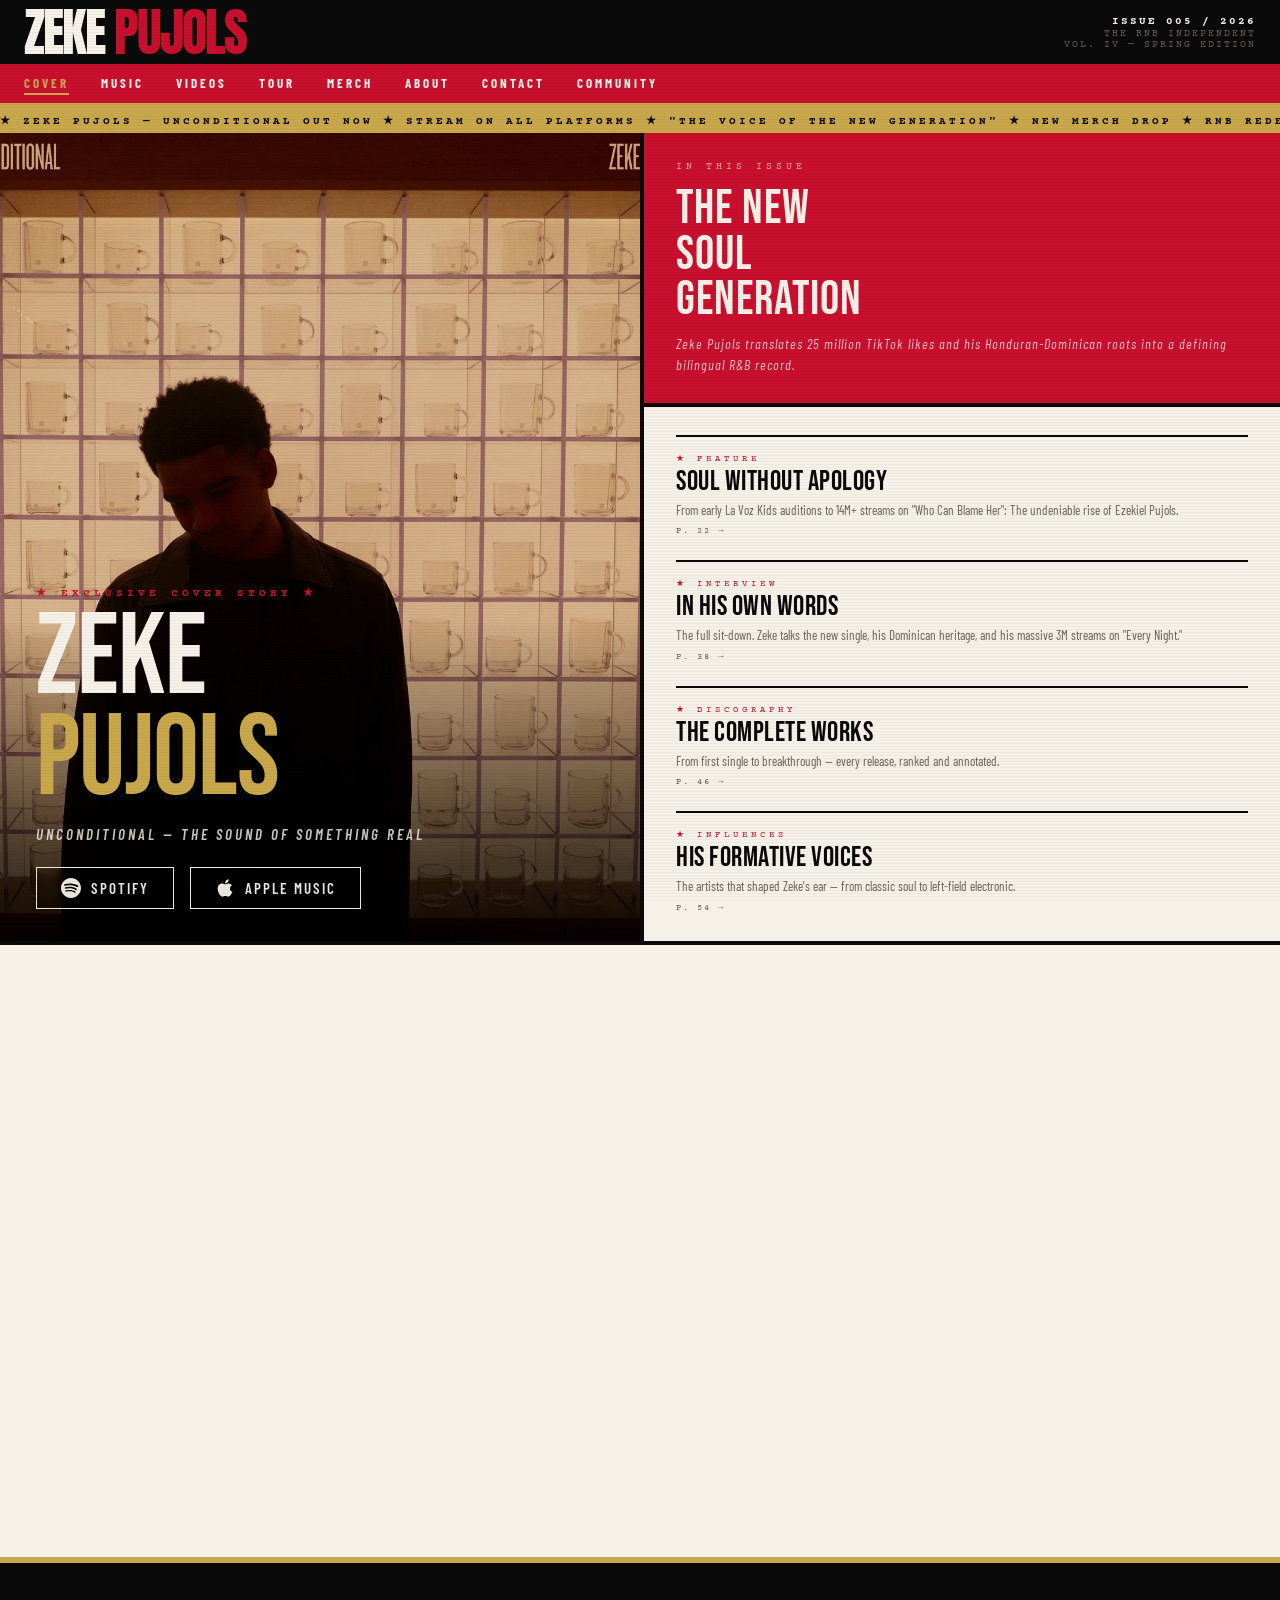
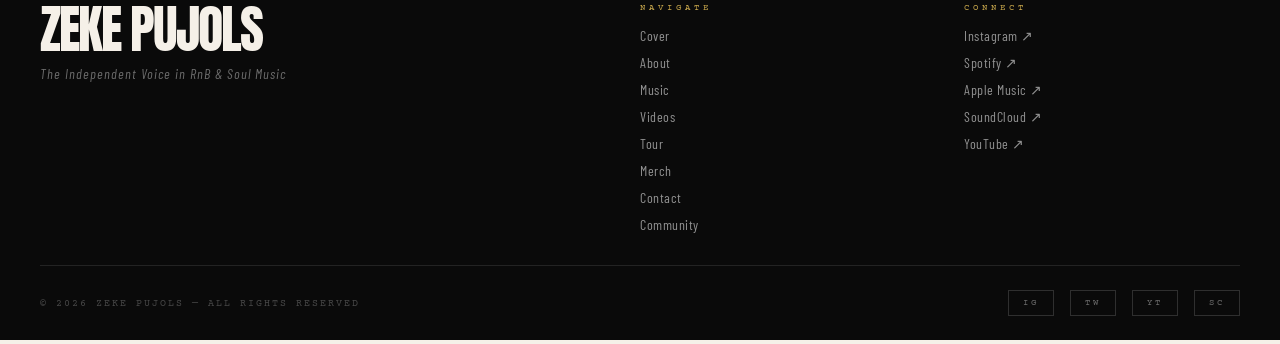
<file: index.html>
<!DOCTYPE html>
<html lang="en">
<head>
    <meta charset="UTF-8">
    <meta name="viewport" content="width=device-width, initial-scale=1.0">
    <title>ZEKE PUJOLS - Cover</title>
    <meta name="description" content="The official site of Zeke Pujols. The Voice of the New Generation.">
    <link rel="stylesheet" href="css/styles.css">
    <script src="js/main.js" defer></script>
</head>
<body>
    <a href="#main-content" class="skip-link">Skip to content</a>
    
    <header class="masthead">
      <a href="index.html" class="masthead-logo" style="text-decoration:none;">ZEKE <span>PUJOLS</span></a>
      <div class="masthead-right">
        <div class="issue">Issue 005 / 2026</div>
        <div>The RnB Independent</div>
        <div>Vol. IV — Spring Edition</div>
      </div>
    </header>

    <nav class="nav-bar">
        <a href="index.html" class="nav-item active" style="text-decoration:none;">Cover</a>        <a href="music.html" class="nav-item" style="text-decoration:none;">Music</a>        <a href="videos.html" class="nav-item" style="text-decoration:none;">Videos</a>        <a href="tour.html" class="nav-item" style="text-decoration:none;">Tour</a>        <a href="merch.html" class="nav-item" style="text-decoration:none;">Merch</a>        <a href="about.html" class="nav-item" style="text-decoration:none;">About</a>                <a href="contact.html" class="nav-item" style="text-decoration:none;">Contact</a>
            <a href="community.html" class="nav-item" style="text-decoration:none;">Community</a>
    </nav>
    
    <div class="ticker">
      <div class="ticker-inner">
        <span class="ticker-text">
          ★ ZEKE PUJOLS — UNCONDITIONAL OUT NOW ★ STREAM ON ALL PLATFORMS ★ "THE VOICE OF THE NEW GENERATION" ★ NEW MERCH DROP ★ RnB REDEFINED ★ 
          ★ ZEKE PUJOLS — UNCONDITIONAL OUT NOW ★ STREAM ON ALL PLATFORMS ★ "THE VOICE OF THE NEW GENERATION" ★ NEW MERCH DROP ★ RnB REDEFINED ★
        </span>
      </div>
    </div>

    <main id="main-content" class="page-container">
        <div class="cover-section">
    <!-- LEFT: IMAGE -->
    <div class="cover-left">
      <img loading="lazy" class="cover-img" src="assets/images/image_2.jpeg" alt="Zeke Pujols — Unconditional" onerror="this.style.background='#1A1410'; this.style.minHeight='100%';">
      <div class="cover-text-overlay">
        <span class="cover-eyebrow">★ Exclusive Cover Story ★</span>
        <span class="cover-name">ZEKE<span class="last">PUJOLS</span></span>
        <div class="cover-tagline">Unconditional — The Sound of Something Real</div>
        <div class="cover-links">
          <a href="https://open.spotify.com/artist/6DkjuCr4iY5W4ej8gO3MAG" target="_blank" rel="noopener" class="cover-link-btn">
            <svg viewBox="0 0 24 24"><path d="M12 0C5.4 0 0 5.4 0 12s5.4 12 12 12 12-5.4 12-12S18.66 0 12 0zm5.521 17.34c-.24.359-.66.48-1.021.24-2.82-1.74-6.36-2.101-10.561-1.141-.418.122-.779-.179-.899-.539-.12-.421.18-.78.54-.9 4.56-1.021 8.52-.6 11.64 1.32.42.18.479.659.301 1.02zm1.44-3.3c-.301.42-.841.6-1.262.3-3.239-1.98-8.159-2.58-11.939-1.38-.479.12-1.02-.12-1.14-.6-.12-.48.12-1.021.6-1.141C9.6 9.9 15 10.561 18.72 12.84c.361.181.54.78.24 1.2zm.12-3.36C15.24 8.4 8.82 8.16 5.16 9.301c-.6.179-1.2-.181-1.38-.721-.18-.6.18-1.2.72-1.38 4.26-1.26 11.28-1.02 15.721 1.621.539.3.719 1.02.419 1.56-.299.421-1.02.599-1.56.3z"/></svg>
            Spotify
          </a>
          <a href="https://music.apple.com/us/artist/zeke-pujols/1495642810" target="_blank" rel="noopener" class="cover-link-btn">
            <svg viewBox="0 0 384 512"><path d="M318.7 268.7c-.2-36.7 16.4-64.4 50-84.8-18.8-26.9-47.2-41.7-84.7-44.6-35.5-2.8-74.3 20.7-88.5 20.7-15 0-49.4-19.7-76.4-19.7C63.3 141.2 4 184.8 4 273.5q0 39.3 14.4 81.2c12.8 36.7 59 126.7 107.2 125.2 25.2-.6 43-17.9 75.8-17.9 31.8 0 48.3 17.9 76.4 17.9 48.6-.7 90.4-82.5 102.6-119.3-65.2-30.7-61.7-90-61.7-91.9zm-56.6-164.2c27.3-32.4 24.8-61.9 24-72.5-24.1 1.4-52 16.4-67.9 34.9-17.5 19.8-27.8 44.3-25.6 71.9 26.1 2 49.9-11.4 69.5-34.3z"/></svg>
            Apple Music
          </a>
        </div>
      </div>
    </div>

    <!-- RIGHT: TOC + SIDEBAR -->
    <div class="cover-right">
      <div class="cover-right-top">
        <div class="toc-label">In This Issue</div>
        <div class="toc-headline">THE NEW<br>SOUL<br>GENERATION</div>
        <div class="toc-sub">Zeke Pujols translates 25 million TikTok likes and his Honduran-Dominican roots into a defining bilingual R&B record.</div>
      </div>

      <div class="cover-right-body">
        <div class="sidebar-item" onclick="window.location.href='about.html'">
          <div class="sidebar-label">★ Feature</div>
          <div class="sidebar-title">Soul Without Apology</div>
          <div class="sidebar-body">From early La Voz Kids auditions to 14M+ streams on "Who Can Blame Her": The undeniable rise of Ezekiel Pujols.</div>
          <div class="pg-number">p. 22 →</div>
        </div>

        <div class="sidebar-item" onclick="window.location.href='about.html#interview-section'">
          <div class="sidebar-label">★ Interview</div>
          <div class="sidebar-title">In His Own Words</div>
          <div class="sidebar-body">The full sit-down. Zeke talks the new single, his Dominican heritage, and his massive 3M streams on "Every Night."</div>
          <div class="pg-number">p. 38 →</div>
        </div>

        <div class="sidebar-item" onclick="window.location.href='music.html'">
          <div class="sidebar-label">★ Discography</div>
          <div class="sidebar-title">The Complete Works</div>
          <div class="sidebar-body">From first single to breakthrough — every release, ranked and annotated.</div>
          <div class="pg-number">p. 46 →</div>
        </div>

        <div class="sidebar-item" onclick="window.location.href='about.html'">
          <div class="sidebar-label">★ Influences</div>
          <div class="sidebar-title">His Formative Voices</div>
          <div class="sidebar-body">The artists that shaped Zeke's ear — from classic soul to left-field electronic.</div>
          <div class="pg-number">p. 54 →</div>
        </div>
      </div>
    </div>
  </div>

  <div class="hero-footer"></div>

    </main>

    <footer class="footer">
      <div class="footer-grid">
        <div>
          <div class="footer-logo">ZEKE PUJOLS</div>
          <div class="footer-tagline">The Independent Voice in RnB & Soul Music</div>
        </div>
        <div>
          <div class="footer-col-title">Navigate</div>
          <ul class="footer-links">
            <li><a href="index.html" style="color:inherit;text-decoration:none;">Cover</a></li>
            <li><a href="about.html" style="color:inherit;text-decoration:none;">About</a></li>
            <li><a href="music.html" style="color:inherit;text-decoration:none;">Music</a></li>
            <li><a href="videos.html" style="color:inherit;text-decoration:none;">Videos</a></li>
            <li><a href="tour.html" style="color:inherit;text-decoration:none;">Tour</a></li>
            <li><a href="merch.html" style="color:inherit;text-decoration:none;">Merch</a></li>
            <li><a href="contact.html" style="color:inherit;text-decoration:none;">Contact</a></li>
            <li><a href="community.html" style="color:inherit;text-decoration:none;">Community</a></li>
          </ul>
        </div>
        <div>
          <div class="footer-col-title">Connect</div>
          <ul class="footer-links">
            <li><a href="https://www.instagram.com/zekepujols" target="_blank" rel="noopener" style="color:inherit;text-decoration:none;">Instagram ↗</a></li>
            <li><a href="https://open.spotify.com/artist/6DkjuCr4iY5W4ej8gO3MAG" target="_blank" rel="noopener" style="color:inherit;text-decoration:none;">Spotify ↗</a></li>
            <li><a href="https://music.apple.com/us/artist/zeke-pujols/1495642810" target="_blank" rel="noopener" style="color:inherit;text-decoration:none;">Apple Music ↗</a></li>
            <li><a href="https://soundcloud.com/zekepujols" target="_blank" rel="noopener" style="color:inherit;text-decoration:none;">SoundCloud ↗</a></li>
            <li><a href="https://www.youtube.com/@zekepujols" target="_blank" rel="noopener" style="color:inherit;text-decoration:none;">YouTube ↗</a></li>
          </ul>
        </div>
      </div>
      <div class="footer-bottom">
        <div class="footer-copy">© 2026 Zeke Pujols — All Rights Reserved</div>
        <div class="footer-socials">
          <a href="https://www.instagram.com/zekepujols" target="_blank" rel="noopener" class="social-btn" style="text-decoration:none;">IG</a>
          <a href="https://twitter.com/zekepujols" target="_blank" rel="noopener" class="social-btn" style="text-decoration:none;">TW</a>
          <a href="https://www.youtube.com/@zekepujols" target="_blank" rel="noopener" class="social-btn" style="text-decoration:none;">YT</a>
          <a href="https://soundcloud.com/zekepujols" target="_blank" rel="noopener" class="social-btn" style="text-decoration:none;">SC</a>
        </div>
      </div>
    </footer>
</body>
</html>
</file>
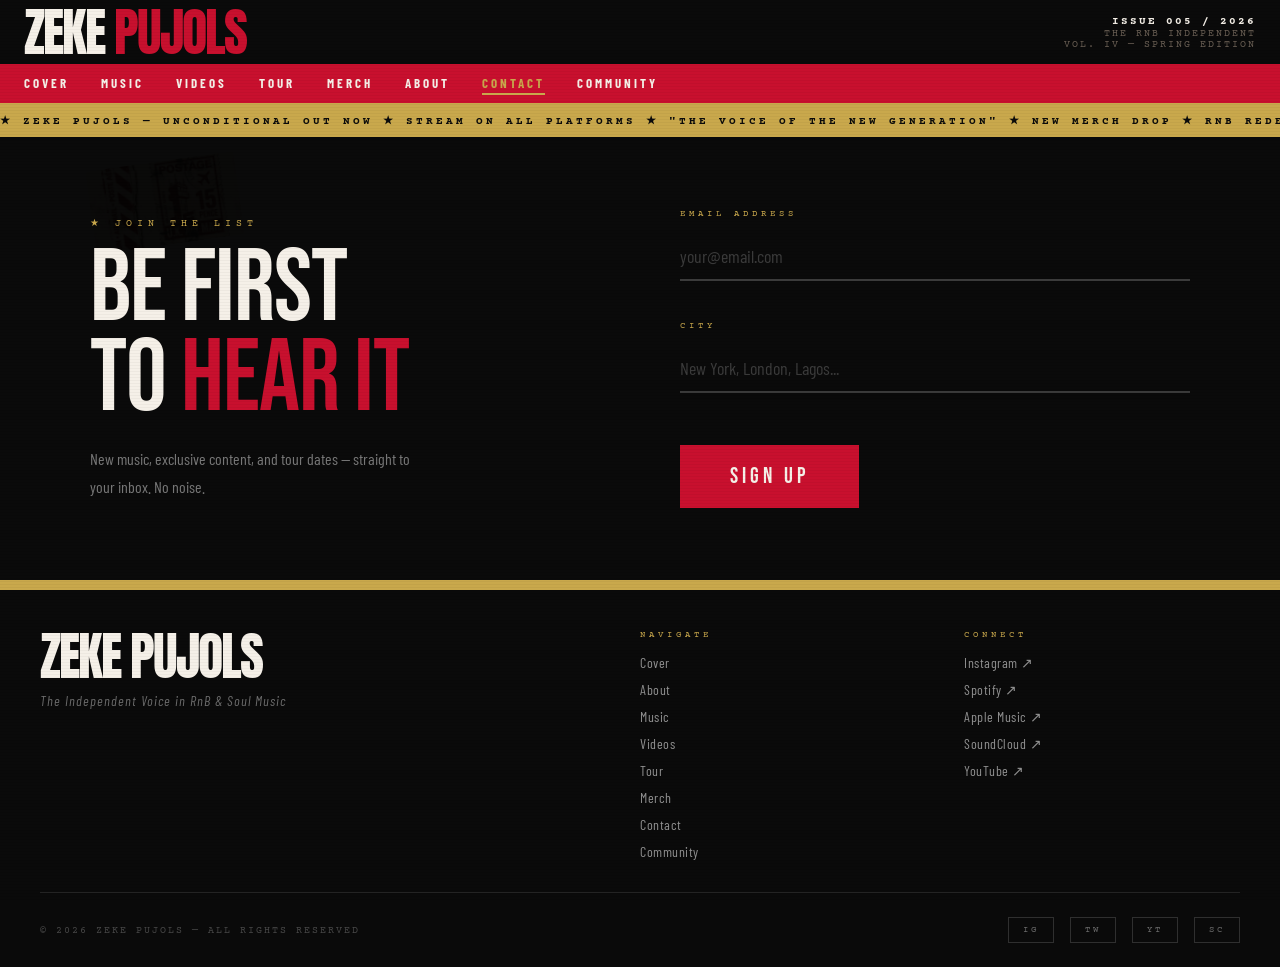
<file: contact.html>
<!DOCTYPE html>
<html lang="en">
<head>
    <meta charset="UTF-8">
    <meta name="viewport" content="width=device-width, initial-scale=1.0">
    <title>ZEKE PUJOLS - Contact</title>
    <meta name="description" content="The official site of Zeke Pujols. The Voice of the New Generation.">
    <link rel="stylesheet" href="css/styles.css">
    <script src="js/main.js" defer></script>
</head>
<body>
    <a href="#main-content" class="skip-link">Skip to content</a>
    
    <header class="masthead">
      <a href="index.html" class="masthead-logo" style="text-decoration:none;">ZEKE <span>PUJOLS</span></a>
      <div class="masthead-right">
        <div class="issue">Issue 005 / 2026</div>
        <div>The RnB Independent</div>
        <div>Vol. IV — Spring Edition</div>
      </div>
    </header>

    <nav class="nav-bar">
        <a href="index.html" class="nav-item" style="text-decoration:none;">Cover</a>        <a href="music.html" class="nav-item" style="text-decoration:none;">Music</a>        <a href="videos.html" class="nav-item" style="text-decoration:none;">Videos</a>        <a href="tour.html" class="nav-item" style="text-decoration:none;">Tour</a>        <a href="merch.html" class="nav-item" style="text-decoration:none;">Merch</a>        <a href="about.html" class="nav-item" style="text-decoration:none;">About</a>                <a href="contact.html" class="nav-item active" style="text-decoration:none;">Contact</a>
            <a href="community.html" class="nav-item" style="text-decoration:none;">Community</a>
    </nav>
    
    <div class="ticker">
      <div class="ticker-inner">
        <span class="ticker-text">
          ★ ZEKE PUJOLS — UNCONDITIONAL OUT NOW ★ STREAM ON ALL PLATFORMS ★ "THE VOICE OF THE NEW GENERATION" ★ NEW MERCH DROP ★ RnB REDEFINED ★ 
          ★ ZEKE PUJOLS — UNCONDITIONAL OUT NOW ★ STREAM ON ALL PLATFORMS ★ "THE VOICE OF THE NEW GENERATION" ★ NEW MERCH DROP ★ RnB REDEFINED ★
        </span>
      </div>
    </div>

    <main id="main-content" class="page-container">
        <div class="signup-section">
    <div class="signup-inner">
      <div class="signup-left" style="position:relative;">
        <img src="assets/images/postage-stamp.png" alt="Par Avion Brutalist Airmail Stamp" class="editorial-hero" style="position:absolute; top:-80px; left:0; width:150px; transform:rotate(-8deg); opacity:0.8; mix-blend-mode:multiply; z-index:0;">
        <div class="signup-eyebrow" style="position:relative; z-index:2;">★ Join the List</div>
        <div class="signup-headline" style="position:relative; z-index:2;">BE FIRST<br>TO <span>HEAR IT</span></div>
        <div class="signup-sub" style="position:relative; z-index:2;">New music, exclusive content, and tour dates — straight to your inbox. No noise.</div>
      </div>
      <div class="signup-right">
        <div class="eo-embed-wrap">
          <form class="signup-form-fallback" id="eo-signup-form" action="https://eomail5.com/form/6e37df48-1809-11f1-981a-e9c1d931ed89/subscribe" method="POST">
            <div class="signup-field">
              <label class="field-label" for="eo-email">Email Address</label>
              <input type="email" id="eo-email" name="email" class="field-input" placeholder="your@email.com" required>
            </div>
            <div class="signup-field">
              <label class="field-label" for="eo-city">City</label>
              <input type="text" id="eo-city" name="field_0" class="field-input" placeholder="New York, London, Lagos...">
            </div>
            <button type="submit" class="signup-btn" id="eo-submit-btn">Sign Up</button>
            <div id="eo-form-message" style="display:none; margin-top:16px; font-family:'Barlow Condensed',sans-serif; font-size:15px; letter-spacing:1px;"></div>
          </form>
        </div>
      </div>

      <script>
        document.getElementById('eo-signup-form').addEventListener('submit', function(e) {
          e.preventDefault();
          const form = e.target;
          const btn = document.getElementById('eo-submit-btn');
          const msg = document.getElementById('eo-form-message');
          const formData = new FormData(form);

          btn.textContent = 'Sending...';
          btn.disabled = true;
          msg.style.display = 'none';

          fetch(form.action, {
            method: 'POST',
            body: formData,
            mode: 'no-cors'
          }).then(function() {
            form.reset();
            btn.textContent = 'Sign Up';
            btn.disabled = false;
            msg.textContent = '★ You\'re in. Watch your inbox.';
            msg.style.color = 'var(--gold)';
            msg.style.display = 'block';
          }).catch(function() {
            btn.textContent = 'Sign Up';
            btn.disabled = false;
            msg.textContent = 'Something went wrong. Please try again.';
            msg.style.color = 'var(--red)';
            msg.style.display = 'block';
          });
        });
      </script>
    </div>
  </div>
    </main>

    <footer class="footer">
      <div class="footer-grid">
        <div>
          <div class="footer-logo">ZEKE PUJOLS</div>
          <div class="footer-tagline">The Independent Voice in RnB & Soul Music</div>
        </div>
        <div>
          <div class="footer-col-title">Navigate</div>
          <ul class="footer-links">
            <li><a href="index.html" style="color:inherit;text-decoration:none;">Cover</a></li>
            <li><a href="about.html" style="color:inherit;text-decoration:none;">About</a></li>
            <li><a href="music.html" style="color:inherit;text-decoration:none;">Music</a></li>
            <li><a href="videos.html" style="color:inherit;text-decoration:none;">Videos</a></li>
            <li><a href="tour.html" style="color:inherit;text-decoration:none;">Tour</a></li>
            <li><a href="merch.html" style="color:inherit;text-decoration:none;">Merch</a></li>
            <li><a href="contact.html" style="color:inherit;text-decoration:none;">Contact</a></li>
            <li><a href="community.html" style="color:inherit;text-decoration:none;">Community</a></li>
          </ul>
        </div>
        <div>
          <div class="footer-col-title">Connect</div>
          <ul class="footer-links">
            <li><a href="https://www.instagram.com/zekepujols" target="_blank" rel="noopener" style="color:inherit;text-decoration:none;">Instagram ↗</a></li>
            <li><a href="https://open.spotify.com/artist/6DkjuCr4iY5W4ej8gO3MAG" target="_blank" rel="noopener" style="color:inherit;text-decoration:none;">Spotify ↗</a></li>
            <li><a href="https://music.apple.com/us/artist/zeke-pujols/1495642810" target="_blank" rel="noopener" style="color:inherit;text-decoration:none;">Apple Music ↗</a></li>
            <li><a href="https://soundcloud.com/zekepujols" target="_blank" rel="noopener" style="color:inherit;text-decoration:none;">SoundCloud ↗</a></li>
            <li><a href="https://www.youtube.com/@zekepujols" target="_blank" rel="noopener" style="color:inherit;text-decoration:none;">YouTube ↗</a></li>
          </ul>
        </div>
      </div>
      <div class="footer-bottom">
        <div class="footer-copy">© 2026 Zeke Pujols — All Rights Reserved</div>
        <div class="footer-socials">
          <a href="https://www.instagram.com/zekepujols" target="_blank" rel="noopener" class="social-btn" style="text-decoration:none;">IG</a>
          <a href="https://twitter.com/zekepujols" target="_blank" rel="noopener" class="social-btn" style="text-decoration:none;">TW</a>
          <a href="https://www.youtube.com/@zekepujols" target="_blank" rel="noopener" class="social-btn" style="text-decoration:none;">YT</a>
          <a href="https://soundcloud.com/zekepujols" target="_blank" rel="noopener" class="social-btn" style="text-decoration:none;">SC</a>
        </div>
      </div>
    </footer>
</body>
</html>
</file>
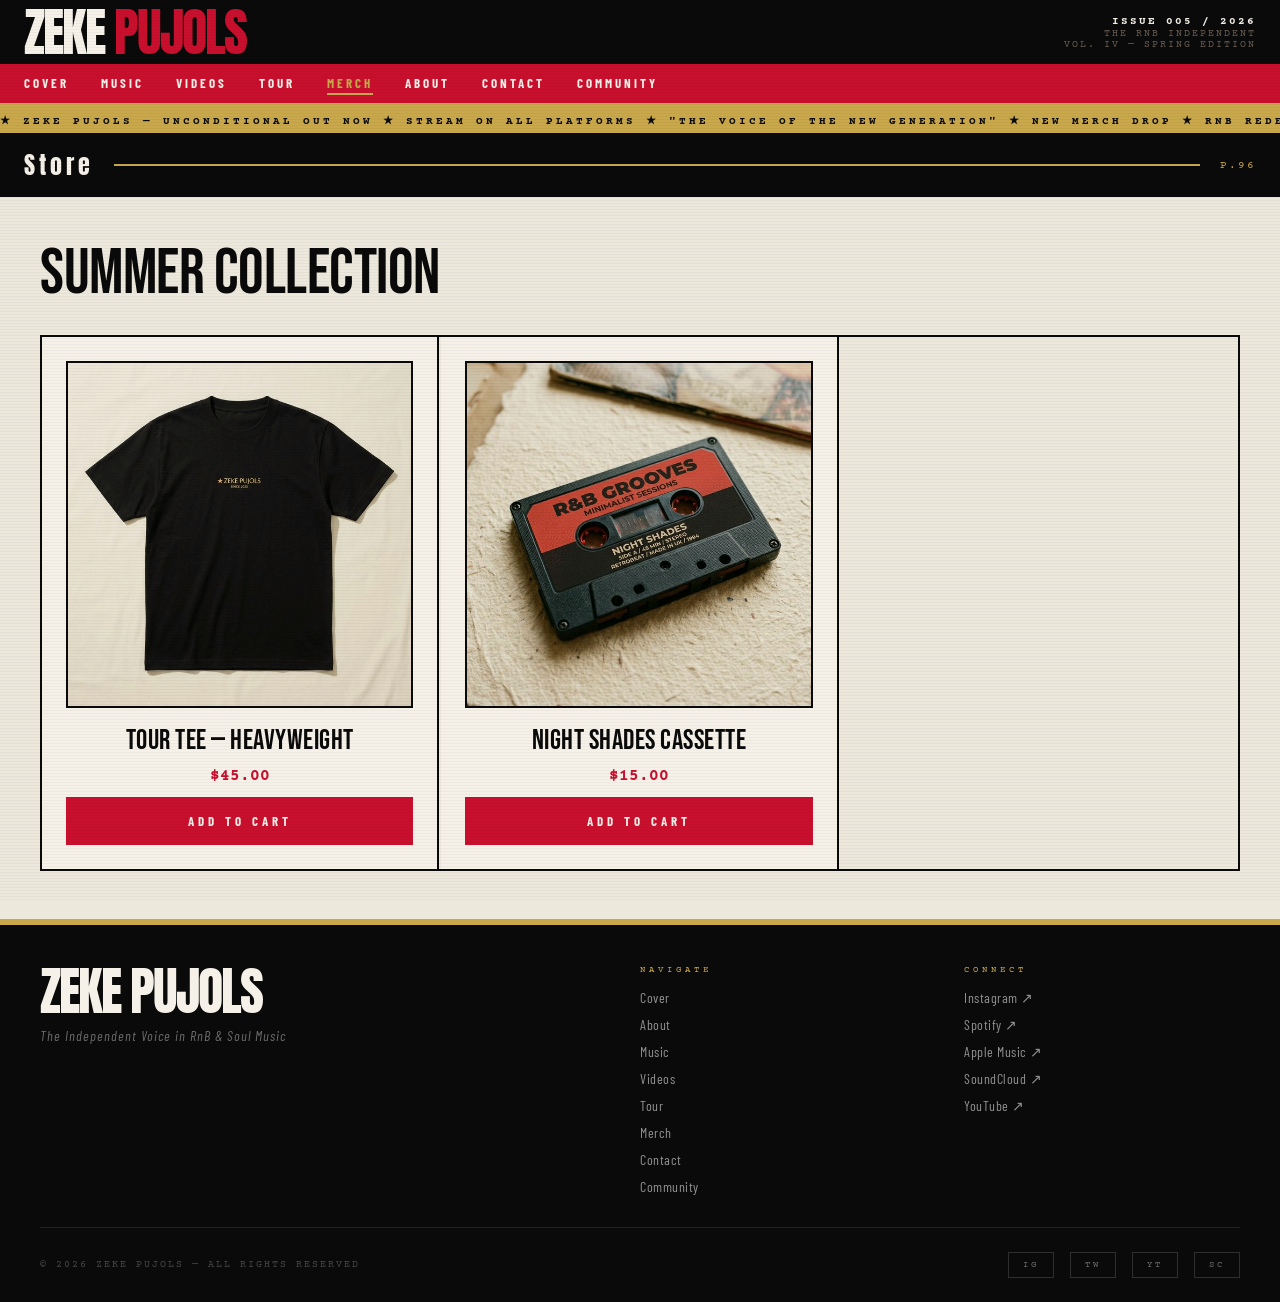
<file: merch.html>
<!DOCTYPE html>
<html lang="en">
<head>
    <meta charset="UTF-8">
    <meta name="viewport" content="width=device-width, initial-scale=1.0">
    <title>ZEKE PUJOLS - Merch</title>
    <meta name="description" content="The official site of Zeke Pujols. The Voice of the New Generation.">
    <link rel="stylesheet" href="css/styles.css">
    <script src="js/main.js" defer></script>
</head>
<body>
    <a href="#main-content" class="skip-link">Skip to content</a>
    
    <header class="masthead">
      <a href="index.html" class="masthead-logo" style="text-decoration:none;">ZEKE <span>PUJOLS</span></a>
      <div class="masthead-right">
        <div class="issue">Issue 005 / 2026</div>
        <div>The RnB Independent</div>
        <div>Vol. IV — Spring Edition</div>
      </div>
    </header>

    <nav class="nav-bar">
        <a href="index.html" class="nav-item" style="text-decoration:none;">Cover</a>        <a href="music.html" class="nav-item" style="text-decoration:none;">Music</a>        <a href="videos.html" class="nav-item" style="text-decoration:none;">Videos</a>        <a href="tour.html" class="nav-item" style="text-decoration:none;">Tour</a>        <a href="merch.html" class="nav-item active" style="text-decoration:none;">Merch</a>        <a href="about.html" class="nav-item" style="text-decoration:none;">About</a>                <a href="contact.html" class="nav-item" style="text-decoration:none;">Contact</a>
            <a href="community.html" class="nav-item" style="text-decoration:none;">Community</a>
    </nav>
    
    <div class="ticker">
      <div class="ticker-inner">
        <span class="ticker-text">
          ★ ZEKE PUJOLS — UNCONDITIONAL OUT NOW ★ STREAM ON ALL PLATFORMS ★ "THE VOICE OF THE NEW GENERATION" ★ NEW MERCH DROP ★ RnB REDEFINED ★ 
          ★ ZEKE PUJOLS — UNCONDITIONAL OUT NOW ★ STREAM ON ALL PLATFORMS ★ "THE VOICE OF THE NEW GENERATION" ★ NEW MERCH DROP ★ RnB REDEFINED ★
        </span>
      </div>
    </div>

    <main id="main-content" class="page-container">
        <div class="section-divider">
    <div class="divider-label">Store</div>
    <div class="divider-rule"></div>
    <div class="divider-num">P.96</div>
  </div>
  <div style="padding: 48px 40px; background:var(--warm-white);">
    <div class="article-headline" style="font-size:clamp(42px,5vw,72px);">Summer Collection</div>
    <div class="merch-grid">
        <div class="merch-card">
            <img src="assets/images/merch_tshirt.png" class="merch-img" alt="Zeke Pujols Tour Tee — Heavyweight">
            <div class="sidebar-title">TOUR TEE — HEAVYWEIGHT</div>
            <div style="font-family:'Courier Prime',monospace; font-weight:bold; color:var(--red); margin:12px 0;">$45.00</div>
            <button class="spread-cta" style="margin-top:0; width:100%;">ADD TO CART</button>
        </div>
        <div class="merch-card">
            <img src="assets/images/cassette.png" class="merch-img" alt="Night Shades Minimalist Cassette Tape">
            <div class="sidebar-title">NIGHT SHADES CASSETTE</div>
            <div style="font-family:'Courier Prime',monospace; font-weight:bold; color:var(--red); margin:12px 0;">$15.00</div>
            <button class="spread-cta" style="margin-top:0; width:100%;">ADD TO CART</button>
        </div>
    </div>
  </div>
    </main>

    <footer class="footer">
      <div class="footer-grid">
        <div>
          <div class="footer-logo">ZEKE PUJOLS</div>
          <div class="footer-tagline">The Independent Voice in RnB & Soul Music</div>
        </div>
        <div>
          <div class="footer-col-title">Navigate</div>
          <ul class="footer-links">
            <li><a href="index.html" style="color:inherit;text-decoration:none;">Cover</a></li>
            <li><a href="about.html" style="color:inherit;text-decoration:none;">About</a></li>
            <li><a href="music.html" style="color:inherit;text-decoration:none;">Music</a></li>
            <li><a href="videos.html" style="color:inherit;text-decoration:none;">Videos</a></li>
            <li><a href="tour.html" style="color:inherit;text-decoration:none;">Tour</a></li>
            <li><a href="merch.html" style="color:inherit;text-decoration:none;">Merch</a></li>
            <li><a href="contact.html" style="color:inherit;text-decoration:none;">Contact</a></li>
            <li><a href="community.html" style="color:inherit;text-decoration:none;">Community</a></li>
          </ul>
        </div>
        <div>
          <div class="footer-col-title">Connect</div>
          <ul class="footer-links">
            <li><a href="https://www.instagram.com/zekepujols" target="_blank" rel="noopener" style="color:inherit;text-decoration:none;">Instagram ↗</a></li>
            <li><a href="https://open.spotify.com/artist/6DkjuCr4iY5W4ej8gO3MAG" target="_blank" rel="noopener" style="color:inherit;text-decoration:none;">Spotify ↗</a></li>
            <li><a href="https://music.apple.com/us/artist/zeke-pujols/1495642810" target="_blank" rel="noopener" style="color:inherit;text-decoration:none;">Apple Music ↗</a></li>
            <li><a href="https://soundcloud.com/zekepujols" target="_blank" rel="noopener" style="color:inherit;text-decoration:none;">SoundCloud ↗</a></li>
            <li><a href="https://www.youtube.com/@zekepujols" target="_blank" rel="noopener" style="color:inherit;text-decoration:none;">YouTube ↗</a></li>
          </ul>
        </div>
      </div>
      <div class="footer-bottom">
        <div class="footer-copy">© 2026 Zeke Pujols — All Rights Reserved</div>
        <div class="footer-socials">
          <a href="https://www.instagram.com/zekepujols" target="_blank" rel="noopener" class="social-btn" style="text-decoration:none;">IG</a>
          <a href="https://twitter.com/zekepujols" target="_blank" rel="noopener" class="social-btn" style="text-decoration:none;">TW</a>
          <a href="https://www.youtube.com/@zekepujols" target="_blank" rel="noopener" class="social-btn" style="text-decoration:none;">YT</a>
          <a href="https://soundcloud.com/zekepujols" target="_blank" rel="noopener" class="social-btn" style="text-decoration:none;">SC</a>
        </div>
      </div>
    </footer>
</body>
</html>
</file>
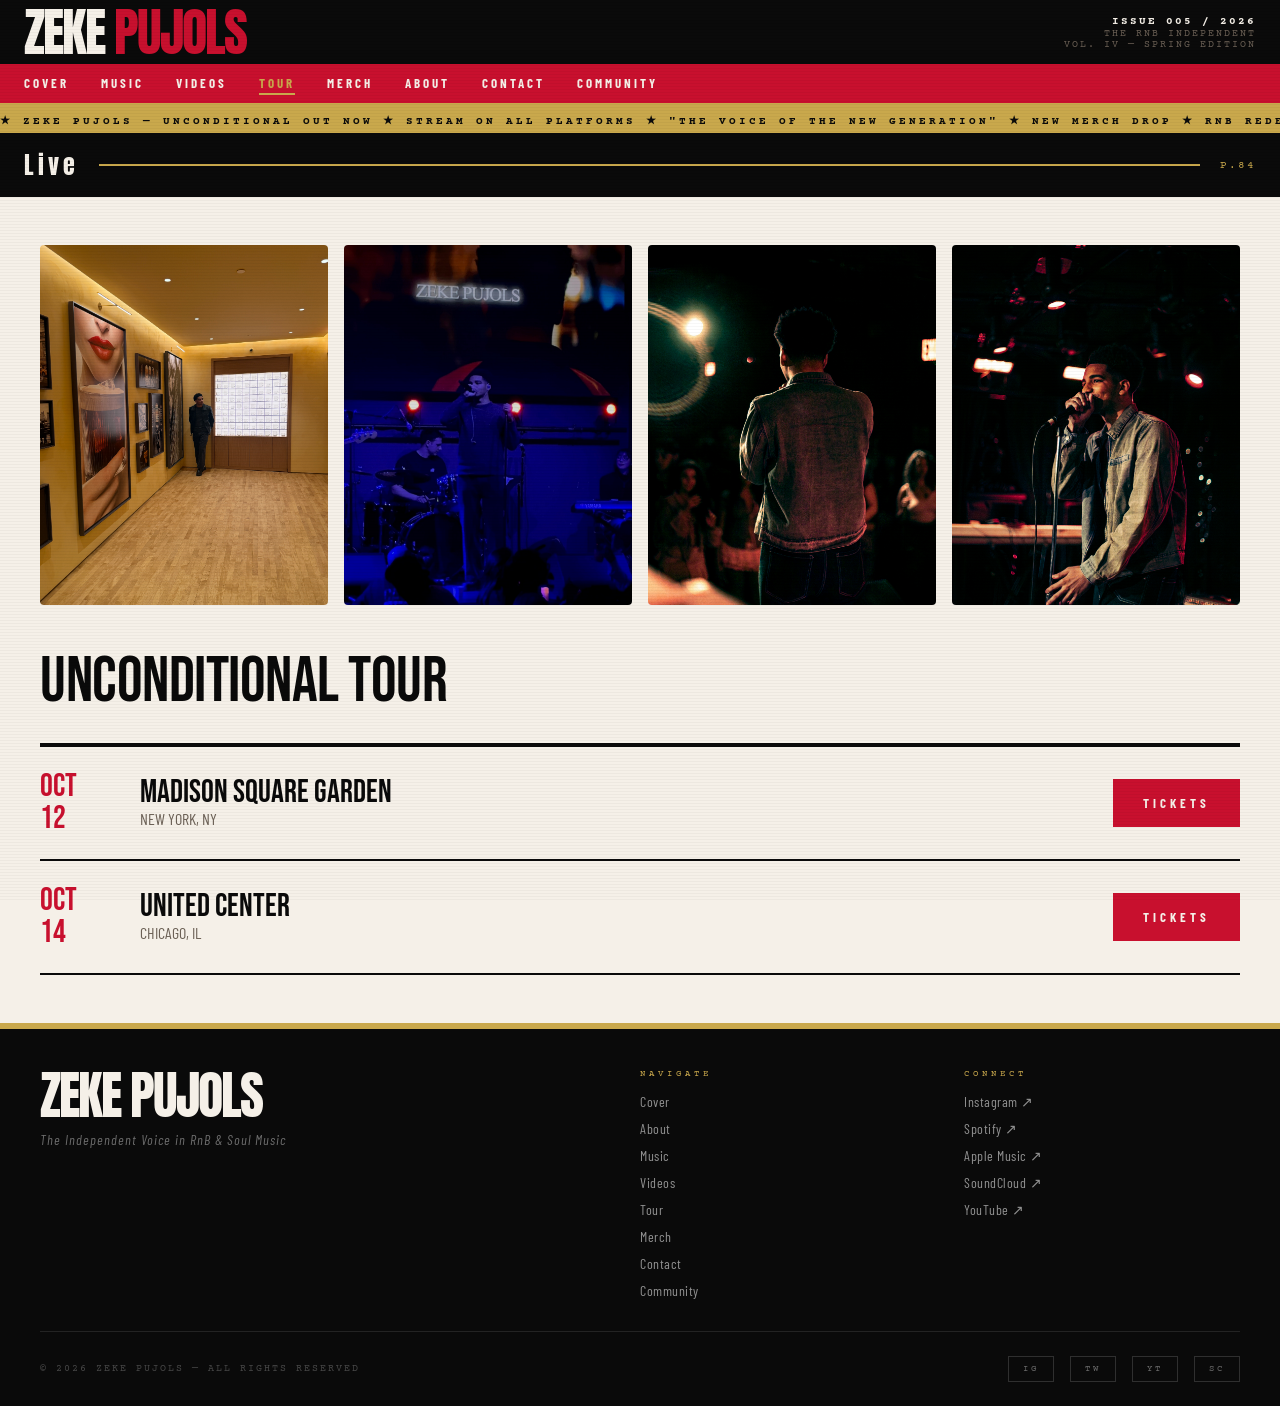
<file: tour.html>
<!DOCTYPE html>
<html lang="en">
<head>
    <meta charset="UTF-8">
    <meta name="viewport" content="width=device-width, initial-scale=1.0">
    <title>ZEKE PUJOLS - Tour</title>
    <meta name="description" content="The official site of Zeke Pujols. The Voice of the New Generation.">
    <link rel="stylesheet" href="css/styles.css">
    <script src="js/main.js" defer></script>
</head>
<body>
    <a href="#main-content" class="skip-link">Skip to content</a>
    
    <header class="masthead">
      <a href="index.html" class="masthead-logo" style="text-decoration:none;">ZEKE <span>PUJOLS</span></a>
      <div class="masthead-right">
        <div class="issue">Issue 005 / 2026</div>
        <div>The RnB Independent</div>
        <div>Vol. IV — Spring Edition</div>
      </div>
    </header>

    <nav class="nav-bar">
        <a href="index.html" class="nav-item" style="text-decoration:none;">Cover</a>        <a href="music.html" class="nav-item" style="text-decoration:none;">Music</a>        <a href="videos.html" class="nav-item" style="text-decoration:none;">Videos</a>        <a href="tour.html" class="nav-item active" style="text-decoration:none;">Tour</a>        <a href="merch.html" class="nav-item" style="text-decoration:none;">Merch</a>        <a href="about.html" class="nav-item" style="text-decoration:none;">About</a>                <a href="contact.html" class="nav-item" style="text-decoration:none;">Contact</a>
            <a href="community.html" class="nav-item" style="text-decoration:none;">Community</a>
    </nav>
    
    <div class="ticker">
      <div class="ticker-inner">
        <span class="ticker-text">
          ★ ZEKE PUJOLS — UNCONDITIONAL OUT NOW ★ STREAM ON ALL PLATFORMS ★ "THE VOICE OF THE NEW GENERATION" ★ NEW MERCH DROP ★ RnB REDEFINED ★ 
          ★ ZEKE PUJOLS — UNCONDITIONAL OUT NOW ★ STREAM ON ALL PLATFORMS ★ "THE VOICE OF THE NEW GENERATION" ★ NEW MERCH DROP ★ RnB REDEFINED ★
        </span>
      </div>
    </div>

    <main id="main-content" class="page-container">
        <div class="section-divider">
    <div class="divider-label">Live</div>
    <div class="divider-rule"></div>
    <div class="divider-num">P.84</div>
  </div>
  <div style="padding: 48px 40px; background:var(--cream);">
    <div class="live-gallery">
      <img src="assets/images/IMG_1815.JPG" alt="Zeke Pujols performing black and white">
      <img src="assets/images/IMG_8998.JPEG" alt="Zeke Pujols live with bass">
      <img src="assets/images/ZekePujolsTVEye-20 3.JPG" alt="Zeke Pujols live at TV Eye blue lighting">
      <img src="assets/images/ZekePujolsTVEye-40 3.JPG" alt="Zeke Pujols live at TV Eye red lighting">
    </div>
    <div class="article-headline" style="font-size:clamp(42px,5vw,72px);">Unconditional Tour</div>
    <div class="tour-list">
        <div class="tour-row">
            <div class="tour-date">OCT<br>12</div>
            <div>
                <div class="tour-venue">MADISON SQUARE GARDEN</div>
                <div class="tour-city">NEW YORK, NY</div>
            </div>
            <div><button class="spread-cta" style="margin-top:0;">TICKETS</button></div>
        </div>
        <div class="tour-row">
            <div class="tour-date">OCT<br>14</div>
            <div>
                <div class="tour-venue">UNITED CENTER</div>
                <div class="tour-city">CHICAGO, IL</div>
            </div>
            <div><button class="spread-cta" style="margin-top:0;">TICKETS</button></div>
        </div>
    </div>
  </div>
    </main>

    <footer class="footer">
      <div class="footer-grid">
        <div>
          <div class="footer-logo">ZEKE PUJOLS</div>
          <div class="footer-tagline">The Independent Voice in RnB & Soul Music</div>
        </div>
        <div>
          <div class="footer-col-title">Navigate</div>
          <ul class="footer-links">
            <li><a href="index.html" style="color:inherit;text-decoration:none;">Cover</a></li>
            <li><a href="about.html" style="color:inherit;text-decoration:none;">About</a></li>
            <li><a href="music.html" style="color:inherit;text-decoration:none;">Music</a></li>
            <li><a href="videos.html" style="color:inherit;text-decoration:none;">Videos</a></li>
            <li><a href="tour.html" style="color:inherit;text-decoration:none;">Tour</a></li>
            <li><a href="merch.html" style="color:inherit;text-decoration:none;">Merch</a></li>
            <li><a href="contact.html" style="color:inherit;text-decoration:none;">Contact</a></li>
            <li><a href="community.html" style="color:inherit;text-decoration:none;">Community</a></li>
          </ul>
        </div>
        <div>
          <div class="footer-col-title">Connect</div>
          <ul class="footer-links">
            <li><a href="https://www.instagram.com/zekepujols" target="_blank" rel="noopener" style="color:inherit;text-decoration:none;">Instagram ↗</a></li>
            <li><a href="https://open.spotify.com/artist/6DkjuCr4iY5W4ej8gO3MAG" target="_blank" rel="noopener" style="color:inherit;text-decoration:none;">Spotify ↗</a></li>
            <li><a href="https://music.apple.com/us/artist/zeke-pujols/1495642810" target="_blank" rel="noopener" style="color:inherit;text-decoration:none;">Apple Music ↗</a></li>
            <li><a href="https://soundcloud.com/zekepujols" target="_blank" rel="noopener" style="color:inherit;text-decoration:none;">SoundCloud ↗</a></li>
            <li><a href="https://www.youtube.com/@zekepujols" target="_blank" rel="noopener" style="color:inherit;text-decoration:none;">YouTube ↗</a></li>
          </ul>
        </div>
      </div>
      <div class="footer-bottom">
        <div class="footer-copy">© 2026 Zeke Pujols — All Rights Reserved</div>
        <div class="footer-socials">
          <a href="https://www.instagram.com/zekepujols" target="_blank" rel="noopener" class="social-btn" style="text-decoration:none;">IG</a>
          <a href="https://twitter.com/zekepujols" target="_blank" rel="noopener" class="social-btn" style="text-decoration:none;">TW</a>
          <a href="https://www.youtube.com/@zekepujols" target="_blank" rel="noopener" class="social-btn" style="text-decoration:none;">YT</a>
          <a href="https://soundcloud.com/zekepujols" target="_blank" rel="noopener" class="social-btn" style="text-decoration:none;">SC</a>
        </div>
      </div>
    </footer>
</body>
</html>
</file>
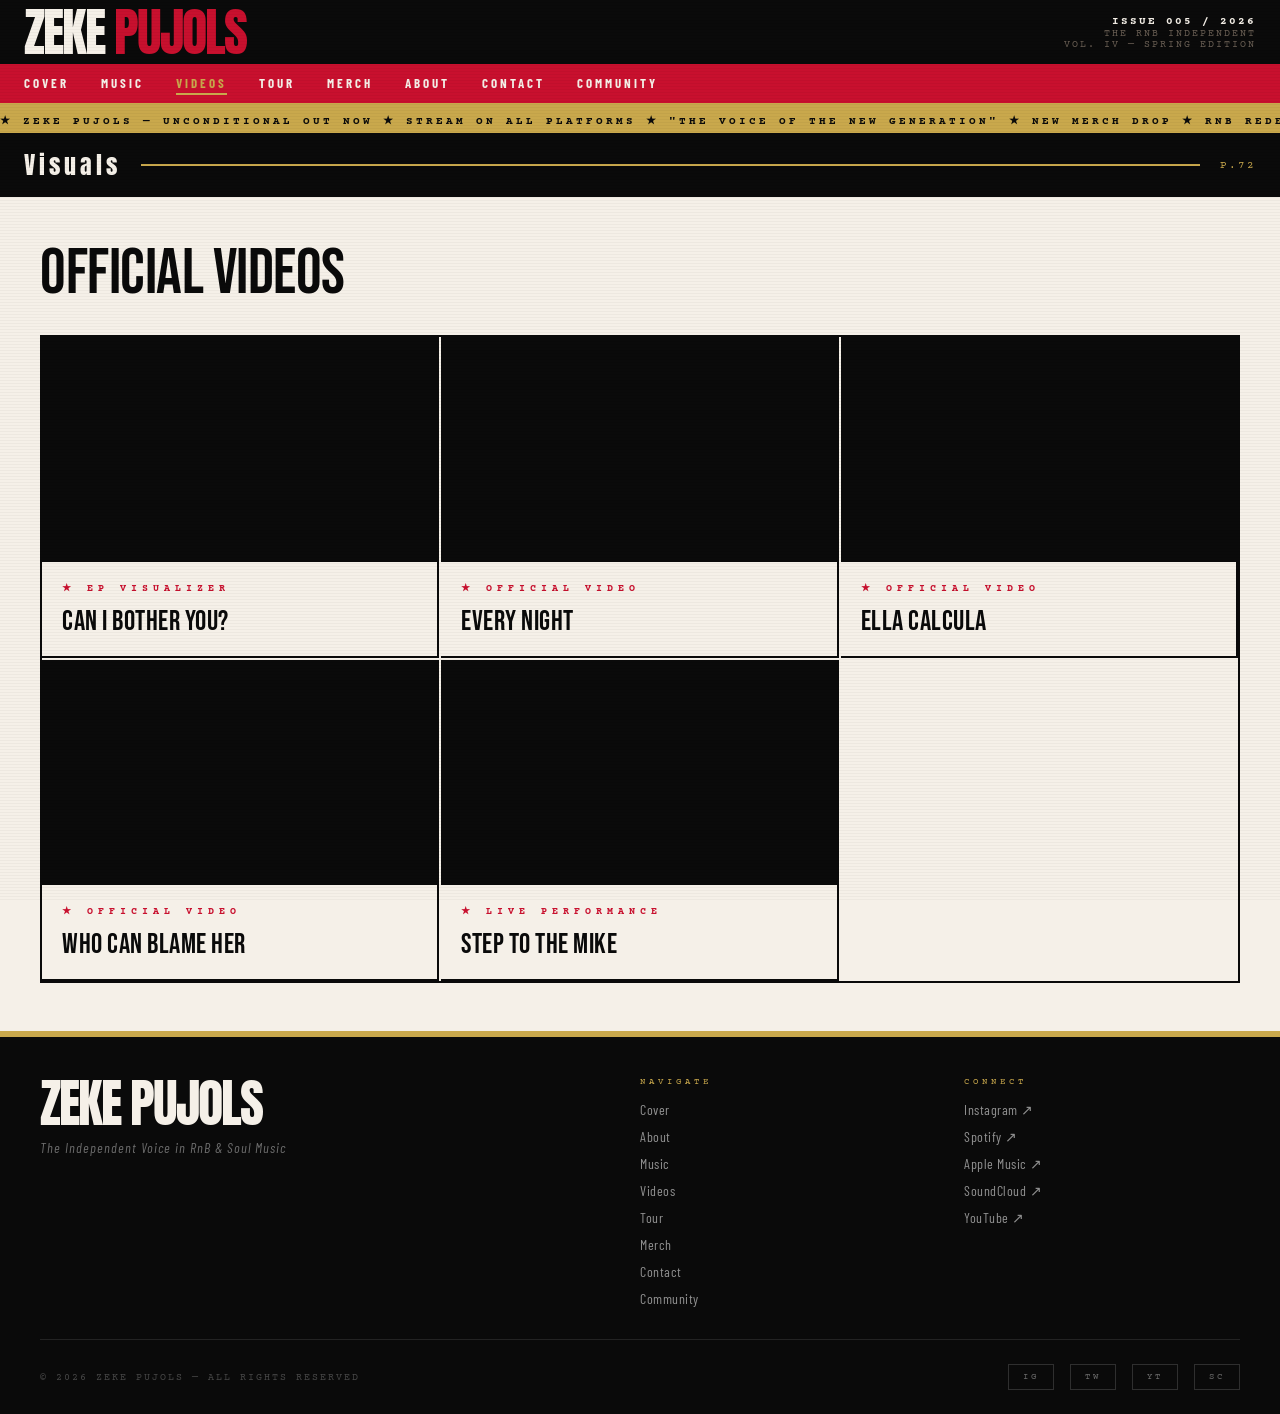
<file: videos.html>
<!DOCTYPE html>
<html lang="en">
<head>
    <meta charset="UTF-8">
    <meta name="viewport" content="width=device-width, initial-scale=1.0">
    <title>ZEKE PUJOLS - Videos</title>
    <meta name="description" content="The official site of Zeke Pujols. The Voice of the New Generation.">
    <link rel="stylesheet" href="css/styles.css">
    <script src="js/main.js" defer></script>
</head>
<body>
    <a href="#main-content" class="skip-link">Skip to content</a>
    
    <header class="masthead">
      <a href="index.html" class="masthead-logo" style="text-decoration:none;">ZEKE <span>PUJOLS</span></a>
      <div class="masthead-right">
        <div class="issue">Issue 005 / 2026</div>
        <div>The RnB Independent</div>
        <div>Vol. IV — Spring Edition</div>
      </div>
    </header>

    <nav class="nav-bar">
        <a href="index.html" class="nav-item" style="text-decoration:none;">Cover</a>        <a href="music.html" class="nav-item" style="text-decoration:none;">Music</a>        <a href="videos.html" class="nav-item active" style="text-decoration:none;">Videos</a>        <a href="tour.html" class="nav-item" style="text-decoration:none;">Tour</a>        <a href="merch.html" class="nav-item" style="text-decoration:none;">Merch</a>        <a href="about.html" class="nav-item" style="text-decoration:none;">About</a>                <a href="contact.html" class="nav-item" style="text-decoration:none;">Contact</a>
            <a href="community.html" class="nav-item" style="text-decoration:none;">Community</a>
    </nav>
    
    <div class="ticker">
      <div class="ticker-inner">
        <span class="ticker-text">
          ★ ZEKE PUJOLS — UNCONDITIONAL OUT NOW ★ STREAM ON ALL PLATFORMS ★ "THE VOICE OF THE NEW GENERATION" ★ NEW MERCH DROP ★ RnB REDEFINED ★ 
          ★ ZEKE PUJOLS — UNCONDITIONAL OUT NOW ★ STREAM ON ALL PLATFORMS ★ "THE VOICE OF THE NEW GENERATION" ★ NEW MERCH DROP ★ RnB REDEFINED ★
        </span>
      </div>
    </div>

    <main id="main-content" class="page-container">
        <div class="section-divider">
    <div class="divider-label">Visuals</div>
    <div class="divider-rule"></div>
    <div class="divider-num">P.72</div>
  </div>
  <div style="padding: 48px 40px; background:var(--cream);">
    <div class="article-headline" style="font-size:clamp(42px,5vw,72px);">Official Videos</div>
    <div class="video-grid">
        <div class="video-card">
            <div class="video-embed-wrap">
                <iframe width="100%" height="100%" src="https://www.youtube.com/embed/lTdt-2mDQYM" title="YouTube video player" frameborder="0" allow="accelerometer; autoplay; clipboard-write; encrypted-media; gyroscope; picture-in-picture" allowfullscreen loading="lazy"></iframe>
            </div>
            <div class="video-meta">
                <div class="article-kicker">★ EP Visualizer</div>
                <div class="sidebar-title">Can I Bother You?</div>
            </div>
        </div>

        <div class="video-card">
            <div class="video-embed-wrap">
                <iframe width="100%" height="100%" src="https://www.youtube.com/embed/ZMVKc9iCv24" title="YouTube video player" frameborder="0" allow="accelerometer; autoplay; clipboard-write; encrypted-media; gyroscope; picture-in-picture" allowfullscreen loading="lazy"></iframe>
            </div>
            <div class="video-meta">
                <div class="article-kicker">★ Official Video</div>
                <div class="sidebar-title">Every Night</div>
            </div>
        </div>

        <div class="video-card">
            <div class="video-embed-wrap">
                <iframe width="100%" height="100%" src="https://www.youtube.com/embed/nhbOpP_kBaY" title="YouTube video player" frameborder="0" allow="accelerometer; autoplay; clipboard-write; encrypted-media; gyroscope; picture-in-picture" allowfullscreen loading="lazy"></iframe>
            </div>
            <div class="video-meta">
                <div class="article-kicker">★ Official Video</div>
                <div class="sidebar-title">ELLA CALCULA</div>
            </div>
        </div>

        <div class="video-card">
            <div class="video-embed-wrap">
                <iframe width="100%" height="100%" src="https://www.youtube.com/embed/1pC0OZUIXuY" title="YouTube video player" frameborder="0" allow="accelerometer; autoplay; clipboard-write; encrypted-media; gyroscope; picture-in-picture" allowfullscreen loading="lazy"></iframe>
            </div>
            <div class="video-meta">
                <div class="article-kicker">★ Official Video</div>
                <div class="sidebar-title">Who Can Blame Her</div>
            </div>
        </div>

        <div class="video-card">
            <div class="video-embed-wrap">
                <iframe width="100%" height="100%" src="https://www.youtube.com/embed/LPd6cTlJq-I" title="YouTube video player" frameborder="0" allow="accelerometer; autoplay; clipboard-write; encrypted-media; gyroscope; picture-in-picture" allowfullscreen loading="lazy"></iframe>
            </div>
            <div class="video-meta">
                <div class="article-kicker">★ Live Performance</div>
                <div class="sidebar-title">Step to the Mike</div>
            </div>
        </div>
    </div>
  </div>
    </main>

    <footer class="footer">
      <div class="footer-grid">
        <div>
          <div class="footer-logo">ZEKE PUJOLS</div>
          <div class="footer-tagline">The Independent Voice in RnB & Soul Music</div>
        </div>
        <div>
          <div class="footer-col-title">Navigate</div>
          <ul class="footer-links">
            <li><a href="index.html" style="color:inherit;text-decoration:none;">Cover</a></li>
            <li><a href="about.html" style="color:inherit;text-decoration:none;">About</a></li>
            <li><a href="music.html" style="color:inherit;text-decoration:none;">Music</a></li>
            <li><a href="videos.html" style="color:inherit;text-decoration:none;">Videos</a></li>
            <li><a href="tour.html" style="color:inherit;text-decoration:none;">Tour</a></li>
            <li><a href="merch.html" style="color:inherit;text-decoration:none;">Merch</a></li>
            <li><a href="contact.html" style="color:inherit;text-decoration:none;">Contact</a></li>
            <li><a href="community.html" style="color:inherit;text-decoration:none;">Community</a></li>
          </ul>
        </div>
        <div>
          <div class="footer-col-title">Connect</div>
          <ul class="footer-links">
            <li><a href="https://www.instagram.com/zekepujols" target="_blank" rel="noopener" style="color:inherit;text-decoration:none;">Instagram ↗</a></li>
            <li><a href="https://open.spotify.com/artist/6DkjuCr4iY5W4ej8gO3MAG" target="_blank" rel="noopener" style="color:inherit;text-decoration:none;">Spotify ↗</a></li>
            <li><a href="https://music.apple.com/us/artist/zeke-pujols/1495642810" target="_blank" rel="noopener" style="color:inherit;text-decoration:none;">Apple Music ↗</a></li>
            <li><a href="https://soundcloud.com/zekepujols" target="_blank" rel="noopener" style="color:inherit;text-decoration:none;">SoundCloud ↗</a></li>
            <li><a href="https://www.youtube.com/@zekepujols" target="_blank" rel="noopener" style="color:inherit;text-decoration:none;">YouTube ↗</a></li>
          </ul>
        </div>
      </div>
      <div class="footer-bottom">
        <div class="footer-copy">© 2026 Zeke Pujols — All Rights Reserved</div>
        <div class="footer-socials">
          <a href="https://www.instagram.com/zekepujols" target="_blank" rel="noopener" class="social-btn" style="text-decoration:none;">IG</a>
          <a href="https://twitter.com/zekepujols" target="_blank" rel="noopener" class="social-btn" style="text-decoration:none;">TW</a>
          <a href="https://www.youtube.com/@zekepujols" target="_blank" rel="noopener" class="social-btn" style="text-decoration:none;">YT</a>
          <a href="https://soundcloud.com/zekepujols" target="_blank" rel="noopener" class="social-btn" style="text-decoration:none;">SC</a>
        </div>
      </div>
    </footer>
</body>
</html>
</file>
<file: css/styles.css>
@import url('https://fonts.googleapis.com/css2?family=Bebas+Neue&family=Anton&family=Barlow+Condensed:ital,wght@0,400;0,600;0,700;0,900;1,400;1,700&family=Courier+Prime:ital,wght@0,400;0,700;1,400&display=swap');

  :root {
    --red: #C8102E;
    --cream: #F5F0E8;
    --black: #0A0A0A;
    --gold: #C9A84C;
    --warm-white: #EDE8DC;
    --dark-warm: #1A1410;
    --muted: #6B6055;
  }

  * { margin: 0; padding: 0; box-sizing: border-box; }

  body {
    background: var(--cream);
    font-family: 'Barlow Condensed', sans-serif;
    color: var(--black);
    overflow-x: hidden;
  }

  /* SCANLINES OVERLAY */
  body::before {
    content: '';
    position: fixed;
    top: 0; left: 0; right: 0; bottom: 0;
    background: repeating-linear-gradient(
      0deg,
      rgba(0,0,0,0.03) 0px,
      rgba(0,0,0,0.03) 1px,
      transparent 1px,
      transparent 3px
    );
    pointer-events: none;
    z-index: 9999;
  }

  /* MASTHEAD */
  .masthead {
    background: var(--black);
    padding: 6px 24px;
    display: flex;
    align-items: center;
    justify-content: space-between;
    border-bottom: 3px solid var(--red);
  }

  .masthead-logo {
    font-family: 'Anton', sans-serif;
    font-size: 52px;
    color: var(--cream);
    letter-spacing: -2px;
    line-height: 1;
    cursor: pointer;
    transition: color 0.15s;
  }
  .masthead-logo span { color: var(--red); }
  .masthead-logo:hover { color: var(--gold); }

  .masthead-right {
    text-align: right;
    font-family: 'Courier Prime', monospace;
    font-size: 10px;
    color: var(--muted);
    text-transform: uppercase;
    letter-spacing: 2px;
  }

  .masthead-right .issue {
    color: var(--cream);
    font-size: 11px;
    font-weight: 700;
  }

  /* NAV BAR */
  .nav-bar {
    background: var(--red);
    padding: 8px 24px;
    display: flex;
    gap: 32px;
    align-items: center;
    overflow-x: auto;
    scrollbar-width: none;
  }
  .nav-bar::-webkit-scrollbar { display: none; }

  .nav-item {
    font-family: 'Barlow Condensed', sans-serif;
    font-size: 13px;
    font-weight: 700;
    color: var(--cream);
    text-transform: uppercase;
    letter-spacing: 3px;
    white-space: nowrap;
    cursor: pointer;
    border-bottom: 2px solid transparent;
    padding-bottom: 2px;
    transition: all 0.15s;
  }
  .nav-item:hover, .nav-item.active { border-bottom-color: var(--cream); }
  .nav-item.active { color: var(--gold); border-bottom-color: var(--gold); }

  /* TICKER */
  .ticker {
    background: var(--gold);
    padding: 5px 0;
    overflow: hidden;
    white-space: nowrap;
  }
  .ticker-inner {
    display: inline-block;
    animation: ticker 28s linear infinite;
  }
  .ticker-text {
    font-family: 'Courier Prime', monospace;
    font-size: 11px;
    font-weight: 700;
    text-transform: uppercase;
    letter-spacing: 3px;
    color: var(--black);
  }
  @keyframes ticker {
    from { transform: translateX(100vw); }
    to { transform: translateX(-100%); }
  }

  /* HERO COVER */
  .cover-section {
    display: grid;
    grid-template-columns: 1fr 1fr;
    min-height: 90vh;
    border-bottom: 4px solid var(--black);
    position: relative;
  }

  .cover-left {
    background: var(--black);
    position: relative;
    overflow: hidden;
    display: flex;
    flex-direction: column;
  }

  .cover-left::after {
    content: '';
    position: absolute;
    bottom: 0; left: 0; right: 0;
    height: 40%;
    background: linear-gradient(transparent, rgba(0,0,0,0.85));
    z-index: 2;
  }

  .cover-img {
    width: 100%;
    height: 100%;
    object-fit: cover;
    object-position: center top;
    opacity: 0.88;
    filter: contrast(1.08) saturate(0.85);
    transition: transform 0.6s ease, filter 0.4s ease;
  }
  .cover-left:hover .cover-img {
    transform: scale(1.015);
    filter: contrast(1.1) saturate(0.9);
  }

  .cover-text-overlay {
    position: absolute;
    bottom: 0; left: 0; right: 0;
    z-index: 3;
    padding: 32px 36px;
  }

  .cover-eyebrow {
    font-family: 'Courier Prime', monospace;
    font-size: 11px;
    font-weight: 700;
    color: var(--red);
    text-transform: uppercase;
    letter-spacing: 4px;
    display: block;
    margin-bottom: 8px;
  }

  .cover-name {
    font-family: 'Bebas Neue', sans-serif;
    font-size: clamp(72px, 9vw, 128px);
    line-height: 0.88;
    color: var(--cream);
    letter-spacing: -1px;
    display: block;
  }

  .cover-name .last {
    color: var(--gold);
    display: block;
  }

  .cover-tagline {
    font-family: 'Barlow Condensed', sans-serif;
    font-size: 15px;
    font-weight: 600;
    color: var(--warm-white);
    letter-spacing: 3px;
    text-transform: uppercase;
    margin-top: 14px;
    font-style: italic;
    opacity: 0.85;
  }

  .cover-links {
    margin-top: 24px;
    display: flex;
    gap: 16px;
    pointer-events: auto;
  }

  .cover-link-btn {
    display: flex;
    align-items: center;
    gap: 10px;
    padding: 10px 24px;
    border: 1px solid var(--warm-white);
    color: var(--warm-white);
    font-family: 'Barlow Condensed', sans-serif;
    font-size: 15px;
    font-weight: 600;
    text-transform: uppercase;
    letter-spacing: 2px;
    text-decoration: none;
    transition: all 0.2s ease;
    background: rgba(0,0,0,0.2);
    backdrop-filter: blur(4px);
  }

  .cover-link-btn:hover {
    background: var(--warm-white);
    color: var(--black);
  }

  .cover-link-btn svg {
    width: 20px;
    height: 20px;
    fill: currentColor;
  }

  /* COVER RIGHT */
  .cover-right {
    background: var(--cream);
    display: flex;
    flex-direction: column;
    border-left: 4px solid var(--black);
  }

  .cover-right-top {
    background: var(--red);
    padding: 28px 32px;
    border-bottom: 4px solid var(--black);
  }

  .toc-label {
    font-family: 'Courier Prime', monospace;
    font-size: 10px;
    letter-spacing: 4px;
    text-transform: uppercase;
    color: var(--warm-white);
    opacity: 0.7;
    margin-bottom: 14px;
  }

  .toc-headline {
    font-family: 'Bebas Neue', sans-serif;
    font-size: 48px;
    color: var(--cream);
    line-height: 0.95;
    letter-spacing: 1px;
  }

  .toc-sub {
    font-family: 'Barlow Condensed', sans-serif;
    font-size: 14px;
    color: rgba(255,255,255,0.75);
    margin-top: 10px;
    font-style: italic;
    letter-spacing: 1px;
    line-height: 1.5;
  }

  .cover-right-body {
    padding: 28px 32px;
    display: flex;
    flex-direction: column;
    gap: 24px;
    flex: 1;
  }

  .sidebar-item {
    border-top: 2px solid var(--black);
    padding-top: 16px;
    cursor: pointer;
    transition: all 0.2s;
  }
  .sidebar-item:hover { transform: translateX(6px); }

  .sidebar-label {
    font-family: 'Courier Prime', monospace;
    font-size: 9px;
    letter-spacing: 4px;
    text-transform: uppercase;
    color: var(--red);
    margin-bottom: 4px;
  }

  .sidebar-title {
    font-family: 'Bebas Neue', sans-serif;
    font-size: 28px;
    line-height: 1;
    color: var(--black);
    letter-spacing: 0.5px;
  }

  .sidebar-body {
    font-family: 'Barlow Condensed', sans-serif;
    font-size: 13px;
    color: var(--muted);
    margin-top: 5px;
    line-height: 1.5;
  }

  .pg-number {
    font-family: 'Courier Prime', monospace;
    font-size: 9px;
    color: var(--muted);
    letter-spacing: 2px;
    text-transform: uppercase;
    margin-top: 6px;
  }

  /* SECTION DIVIDER */
  .section-divider {
    background: var(--black);
    padding: 14px 24px;
    display: flex;
    align-items: center;
    gap: 20px;
  }

  .divider-label {
    font-family: 'Anton', sans-serif;
    font-size: 24px;
    color: var(--cream);
    letter-spacing: 4px;
    white-space: nowrap;
  }

  .divider-rule {
    flex: 1;
    height: 2px;
    background: var(--gold);
  }

  .divider-num {
    font-family: 'Courier Prime', monospace;
    font-size: 11px;
    color: var(--gold);
    letter-spacing: 2px;
  }

  /* FEATURE ARTICLE */
  .feature-section {
    display: grid;
    grid-template-columns: 2fr 1fr;
    border-bottom: 4px solid var(--black);
  }

  .feature-main {
    padding: 48px 48px 48px 40px;
    border-right: 4px solid var(--black);
  }

  .article-kicker {
    font-family: 'Courier Prime', monospace;
    font-size: 10px;
    font-weight: 700;
    letter-spacing: 5px;
    text-transform: uppercase;
    color: var(--red);
    display: block;
    margin-bottom: 14px;
  }

  .article-headline {
    font-family: 'Bebas Neue', sans-serif;
    font-size: clamp(52px, 6vw, 84px);
    line-height: 0.9;
    color: var(--black);
    margin-bottom: 20px;
    letter-spacing: -0.5px;
  }

  .article-headline em {
    font-style: italic;
    color: var(--red);
  }

  .article-deck {
    font-family: 'Barlow Condensed', sans-serif;
    font-size: 18px;
    font-weight: 600;
    line-height: 1.4;
    color: var(--dark-warm);
    border-left: 5px solid var(--gold);
    padding-left: 16px;
    margin-bottom: 30px;
  }

  .drop-cap::first-letter {
    font-family: 'Bebas Neue', sans-serif;
    font-size: 88px;
    float: left;
    line-height: 0.75;
    margin-right: 10px;
    margin-top: 8px;
    color: var(--red);
  }

  .article-body {
    font-family: 'Barlow Condensed', sans-serif;
    font-size: 16px;
    line-height: 1.7;
    color: #2A2018;
    column-count: 2;
    column-gap: 32px;
  }

  .article-body p { margin-bottom: 14px; }

  .pull-quote {
    font-family: 'Bebas Neue', sans-serif;
    font-size: 38px;
    color: var(--cream);
    background: var(--black);
    padding: 24px 28px;
    margin: 24px 0;
    line-height: 1.1;
    column-span: all;
    border-left: 8px solid var(--red);
    letter-spacing: 0.5px;
  }

  .pull-quote span { color: var(--gold); }

  .feature-sidebar {
    background: var(--dark-warm);
    padding: 40px 32px;
    display: flex;
    flex-direction: column;
    gap: 32px;
  }

  .sidebar-stat {
    text-align: center;
    border-bottom: 1px solid rgba(255,255,255,0.1);
    padding-bottom: 28px;
  }

  .stat-number {
    font-family: 'Bebas Neue', sans-serif;
    font-size: 72px;
    color: var(--gold);
    line-height: 1;
    display: block;
  }

  .stat-label {
    font-family: 'Barlow Condensed', sans-serif;
    font-size: 11px;
    font-weight: 700;
    letter-spacing: 4px;
    text-transform: uppercase;
    color: rgba(255,255,255,0.5);
    margin-top: 6px;
  }

  .sidebar-quote-block {
    background: var(--red);
    padding: 24px;
    position: relative;
  }

  .sidebar-quote-block::before {
    content: '"';
    font-family: 'Bebas Neue', sans-serif;
    font-size: 120px;
    color: rgba(255,255,255,0.1);
    position: absolute;
    top: -20px;
    left: 10px;
    line-height: 1;
  }

  .sidebar-quote-text {
    font-family: 'Barlow Condensed', sans-serif;
    font-size: 20px;
    font-weight: 700;
    font-style: italic;
    color: var(--cream);
    line-height: 1.4;
    position: relative;
    z-index: 1;
  }

  .sidebar-quote-attr {
    font-family: 'Courier Prime', monospace;
    font-size: 9px;
    letter-spacing: 3px;
    text-transform: uppercase;
    color: rgba(255,255,255,0.6);
    margin-top: 12px;
  }

  /* DISCOGRAPHY SECTION */
  .disco-section {
    background: var(--warm-white);
    padding: 48px 40px;
    border-bottom: 4px solid var(--black);
  }

  .disco-grid {
    display: grid;
    grid-template-columns: repeat(3, 1fr);
    gap: 2px;
    margin-top: 32px;
    border: 2px solid var(--black);
  }

  /* HORIZONTAL SCROLLING DISCO ROW */
  .disco-grid-row {
    display: flex;
    overflow-x: auto;
    scroll-snap-type: x mandatory;
    gap: 24px;
    margin-top: 32px;
    padding-bottom: 24px;
    -ms-overflow-style: none;
    scrollbar-width: none;
  }
  .disco-grid-row::-webkit-scrollbar {
    display: none;
  }
  .disco-grid-row .disco-card {
    flex: 0 0 320px;
    scroll-snap-align: start;
    border: 2px solid var(--black);
    display: flex;
    flex-direction: column;
  }
  .disco-grid-row .disco-card:last-child {
    border-right: 2px solid var(--black); /* Override the reset for lists */
  }

  .disco-card {
    background: var(--cream);
    padding: 28px 24px;
    border-right: 2px solid var(--black);
    cursor: pointer;
    transition: all 0.2s;
    position: relative;
    overflow: hidden;
  }

  .disco-card:last-child { border-right: none; }

  .disco-card::after {
    content: '';
    position: absolute;
    bottom: 0; left: 0; right: 0;
    height: 4px;
    background: var(--red);
    transform: scaleX(0);
    transform-origin: left;
    transition: transform 0.25s ease;
  }
  .disco-card:hover::after { transform: scaleX(1); }
  .disco-card:hover { background: var(--black); }
  .disco-card:hover .disco-title { color: var(--cream); }
  .disco-card:hover .disco-meta { color: var(--muted); }
  .disco-card:hover .disco-num { color: var(--gold); }

  .disco-num {
    font-family: 'Bebas Neue', sans-serif;
    font-size: 64px;
    color: rgba(0,0,0,0.08);
    line-height: 1;
    transition: color 0.2s;
  }

  .disco-title {
    font-family: 'Bebas Neue', sans-serif;
    font-size: 32px;
    color: var(--black);
    line-height: 1;
    margin-top: -8px;
    letter-spacing: 0.5px;
    transition: color 0.2s;
  }

  .disco-type {
    font-family: 'Courier Prime', monospace;
    font-size: 9px;
    letter-spacing: 3px;
    text-transform: uppercase;
    color: var(--red);
    margin-top: 8px;
  }

  .disco-meta {
    font-family: 'Barlow Condensed', sans-serif;
    font-size: 13px;
    color: var(--muted);
    margin-top: 6px;
    line-height: 1.5;
    transition: color 0.2s;
  }

  /* PHOTO SPREAD */
  .photo-spread {
    display: grid;
    grid-template-columns: 1fr 1fr;
    border-bottom: 4px solid var(--black);
    background: var(--black);
  }

  .spread-img-wrap {
    overflow: hidden;
    aspect-ratio: 4/5;
    position: relative;
  }

  .spread-img {
    width: 100%;
    height: 100%;
    object-fit: cover;
    object-position: center 20%;
    filter: grayscale(15%) contrast(1.08);
    transition: transform 0.5s ease;
  }
  .spread-img-wrap:hover .spread-img { transform: scale(1.04); }

  .spread-text {
    padding: 60px 48px;
    display: flex;
    flex-direction: column;
    justify-content: center;
  }

  .spread-headline {
    font-family: 'Bebas Neue', sans-serif;
    font-size: clamp(64px, 7vw, 110px);
    color: var(--cream);
    line-height: 0.88;
    letter-spacing: -1px;
    margin-bottom: 28px;
  }

  .spread-headline .accent { color: var(--gold); }

  .spread-body {
    font-family: 'Barlow Condensed', sans-serif;
    font-size: 16px;
    color: rgba(255,255,255,0.65);
    line-height: 1.7;
  }

  .spread-body p { margin-bottom: 14px; }

  .spread-cta {
    display: inline-block;
    margin-top: 28px;
    background: var(--red);
    color: var(--cream);
    font-family: 'Barlow Condensed', sans-serif;
    font-weight: 700;
    font-size: 13px;
    letter-spacing: 4px;
    text-transform: uppercase;
    padding: 14px 28px;
    border: 2px solid var(--red);
    cursor: pointer;
    transition: all 0.2s;
    align-self: flex-start;
  }
  .spread-cta:hover {
    background: transparent;
    color: var(--red);
  }

  /* INTERVIEW SECTION */
  .interview-section {
    padding: 60px 40px;
    background: var(--cream);
    border-bottom: 4px solid var(--black);
    display: grid;
    grid-template-columns: 100px 1fr;
    gap: 40px;
  }

  .interview-label-vert {
    writing-mode: vertical-lr;
    transform: rotate(180deg);
    font-family: 'Anton', sans-serif;
    font-size: 52px;
    color: var(--red);
    letter-spacing: 4px;
    line-height: 1;
    white-space: nowrap;
    align-self: start;
  }

  .interview-content { }

  .interview-header {
    font-family: 'Bebas Neue', sans-serif;
    font-size: 72px;
    color: var(--black);
    line-height: 0.9;
    margin-bottom: 40px;
  }

  .qa-block {
    margin-bottom: 32px;
    display: grid;
    grid-template-columns: 36px 1fr;
    gap: 16px;
  }

  .qa-letter {
    font-family: 'Bebas Neue', sans-serif;
    font-size: 48px;
    line-height: 1;
    color: var(--red);
  }

  .qa-text {
    font-family: 'Barlow Condensed', sans-serif;
    font-size: 17px;
    line-height: 1.6;
    color: var(--dark-warm);
    padding-top: 8px;
  }

  .qa-question .qa-text {
    font-weight: 700;
    color: var(--black);
    font-style: italic;
  }

  /* INFLUENCE GRID */
  .influence-section {
    background: var(--red);
    padding: 48px 40px;
    border-bottom: 4px solid var(--black);
  }

  .influence-grid {
    display: grid;
    grid-template-columns: repeat(4, 1fr);
    gap: 2px;
    margin-top: 32px;
  }

  .influence-card {
    background: rgba(0,0,0,0.3);
    padding: 24px 20px;
    border: 1px solid rgba(255,255,255,0.1);
    cursor: pointer;
    transition: all 0.2s;
  }
  .influence-card:hover { background: rgba(0,0,0,0.6); }

  .influence-name {
    font-family: 'Bebas Neue', sans-serif;
    font-size: 26px;
    color: var(--cream);
    line-height: 1;
  }

  .influence-role {
    font-family: 'Courier Prime', monospace;
    font-size: 9px;
    letter-spacing: 2px;
    text-transform: uppercase;
    color: rgba(255,255,255,0.45);
    margin-top: 4px;
  }

  .influence-desc {
    font-family: 'Barlow Condensed', sans-serif;
    font-size: 13px;
    color: rgba(255,255,255,0.65);
    margin-top: 10px;
    line-height: 1.5;
  }

  /* FOOTER */
  .footer {
    background: var(--black);
    padding: 40px 40px 24px;
    border-top: 6px solid var(--gold);
  }

  .footer-grid {
    display: grid;
    grid-template-columns: 2fr 1fr 1fr;
    gap: 48px;
    padding-bottom: 32px;
    border-bottom: 1px solid rgba(255,255,255,0.1);
    margin-bottom: 24px;
  }

  .footer-logo {
    font-family: 'Anton', sans-serif;
    font-size: 52px;
    color: var(--cream);
    letter-spacing: -2px;
    line-height: 1;
  }
  .footer-logo span { color: var(--red); }

  .footer-tagline {
    font-family: 'Barlow Condensed', sans-serif;
    font-size: 14px;
    color: rgba(255,255,255,0.4);
    margin-top: 10px;
    font-style: italic;
    letter-spacing: 1px;
  }

  .footer-col-title {
    font-family: 'Courier Prime', monospace;
    font-size: 9px;
    letter-spacing: 4px;
    text-transform: uppercase;
    color: var(--gold);
    margin-bottom: 14px;
  }

  .footer-links {
    list-style: none;
    display: flex;
    flex-direction: column;
    gap: 10px;
  }

  .footer-links li {
    font-family: 'Barlow Condensed', sans-serif;
    font-size: 14px;
    color: rgba(255,255,255,0.55);
    cursor: pointer;
    transition: color 0.15s;
    letter-spacing: 0.5px;
  }
  .footer-links li:hover { color: var(--cream); }

  .footer-bottom {
    display: flex;
    justify-content: space-between;
    align-items: center;
  }

  .footer-copy {
    font-family: 'Courier Prime', monospace;
    font-size: 10px;
    color: rgba(255,255,255,0.25);
    letter-spacing: 2px;
    text-transform: uppercase;
  }

  .footer-socials {
    display: flex;
    gap: 16px;
  }

  .social-btn {
    font-family: 'Courier Prime', monospace;
    font-size: 9px;
    letter-spacing: 3px;
    text-transform: uppercase;
    color: rgba(255,255,255,0.4);
    border: 1px solid rgba(255,255,255,0.15);
    padding: 7px 14px;
    cursor: pointer;
    transition: all 0.2s;
  }
  .social-btn:hover {
    color: var(--cream);
    border-color: var(--gold);
  }

  /* ANIMATIONS */
  @keyframes fadeSlideIn {
    from { opacity: 0; transform: translateY(16px); }
    to { opacity: 1; transform: translateY(0); }
  }
  .cover-section, .feature-section, .disco-section, .photo-spread, .interview-section, .influence-section {
    animation: fadeSlideIn 0.5s ease both;
  }

  /* RESPONSIVE */
  @media (max-width: 900px) {
    .cover-section { grid-template-columns: 1fr; }
    .cover-right { border-left: none; border-top: 4px solid var(--black); }
    .feature-section { grid-template-columns: 1fr; }
    .feature-sidebar { display: none; }
    .article-body { column-count: 1; }
    .photo-spread { grid-template-columns: 1fr; }
    .spread-img-wrap { aspect-ratio: 16/9; }
    .disco-grid { grid-template-columns: 1fr; }
    .disco-card { border-right: none; border-bottom: 2px solid var(--black); }
    .influence-grid { grid-template-columns: 1fr 1fr; }
    .interview-section { grid-template-columns: 1fr; }
    .interview-label-vert { writing-mode: horizontal-tb; transform: none; font-size: 36px; margin-bottom: 20px; }
    .footer-grid { grid-template-columns: 1fr; gap: 32px; }
  }

  /* EMAIL SIGNUP */
  .signup-section {
    background: var(--black);
    border-top: 4px solid var(--gold);
    border-bottom: 4px solid var(--gold);
    padding: 72px 40px;
  }

  .signup-inner {
    display: grid;
    grid-template-columns: 1fr 1fr;
    gap: 80px;
    align-items: center;
    max-width: 1100px;
    margin: 0 auto;
  }

  .signup-eyebrow {
    font-family: 'Courier Prime', monospace;
    font-size: 10px;
    letter-spacing: 5px;
    text-transform: uppercase;
    color: var(--gold);
    margin-bottom: 16px;
  }

  .signup-headline {
    font-family: 'Bebas Neue', sans-serif;
    font-size: clamp(64px, 8vw, 110px);
    line-height: 0.88;
    color: var(--cream);
    letter-spacing: -1px;
    margin-bottom: 20px;
  }

  .signup-headline span {
    color: var(--red);
  }

  .signup-sub {
    font-family: 'Barlow Condensed', sans-serif;
    font-size: 16px;
    color: rgba(255,255,255,0.45);
    line-height: 1.7;
    max-width: 340px;
  }

  .eo-embed-wrap {
    width: 100%;
  }

  /* Style the native EmailOctopus form to match the site */
  .eo-embed-wrap form,
  .eo-embed-wrap .eo-form {
    background: transparent !important;
    padding: 0 !important;
    border: none !important;
    box-shadow: none !important;
  }

  .eo-embed-wrap h1,
  .eo-embed-wrap h2,
  .eo-embed-wrap p {
    display: none !important;
  }

  .eo-embed-wrap input[type="email"],
  .eo-embed-wrap input[type="text"] {
    background: transparent !important;
    border: none !important;
    border-bottom: 2px solid rgba(255,255,255,0.2) !important;
    border-radius: 0 !important;
    color: var(--cream) !important;
    font-family: 'Barlow Condensed', sans-serif !important;
    font-size: 18px !important;
    padding: 12px 0 !important;
    width: 100% !important;
    margin-bottom: 20px !important;
    outline: none !important;
    box-shadow: none !important;
  }

  .eo-embed-wrap input[type="email"]::placeholder,
  .eo-embed-wrap input[type="text"]::placeholder {
    color: rgba(255,255,255,0.2) !important;
  }

  .eo-embed-wrap input[type="email"]:focus,
  .eo-embed-wrap input[type="text"]:focus {
    border-bottom-color: var(--gold) !important;
  }

  .eo-embed-wrap input[type="submit"],
  .eo-embed-wrap button[type="submit"] {
    background: var(--red) !important;
    color: var(--cream) !important;
    border: 2px solid var(--red) !important;
    border-radius: 0 !important;
    font-family: 'Bebas Neue', sans-serif !important;
    font-size: 22px !important;
    letter-spacing: 4px !important;
    padding: 16px 48px !important;
    cursor: pointer !important;
    transition: all 0.2s !important;
    margin-top: 12px !important;
    width: auto !important;
  }

  .eo-embed-wrap input[type="submit"]:hover,
  .eo-embed-wrap button[type="submit"]:hover {
    background: transparent !important;
    color: var(--red) !important;
  }

  .eo-embed-wrap label {
    font-family: 'Courier Prime', monospace !important;
    font-size: 9px !important;
    letter-spacing: 4px !important;
    text-transform: uppercase !important;
    color: var(--gold) !important;
    margin-bottom: 6px !important;
    display: block !important;
  }

  @media (max-width: 900px) {
    .signup-inner {
      grid-template-columns: 1fr;
      gap: 40px;
    }
  }


  /* DRAGGABLE IMAGE */
  .draggable-wrap {
    position: absolute;
    z-index: 100;
    cursor: grab;
    user-select: none;
    filter: drop-shadow(0 8px 32px rgba(0,0,0,0.7));
    transition: filter 0.2s;
  }
  .draggable-wrap:active {
    cursor: grabbing;
    filter: drop-shadow(0 16px 48px rgba(0,0,0,0.9));
  }
  .draggable-wrap img {
    width: 260px;
    border-radius: 6px;
    border: 3px solid rgba(255,255,255,0.12);
    display: block;
    pointer-events: none;
  }
  .drag-hint {
    position: absolute;
    bottom: -26px;
    left: 50%;
    transform: translateX(-50%);
    font-family: 'Courier Prime', monospace;
    font-size: 8px;
    letter-spacing: 2px;
    text-transform: uppercase;
    color: rgba(255,255,255,0.35);
    white-space: nowrap;
    pointer-events: none;
    transition: opacity 0.3s;
  }
  .draggable-wrap:active .drag-hint { opacity: 0; }
  #page-cover { position: relative; }


  .signup-form-fallback {
    display: flex;
    flex-direction: column;
    gap: 20px;
    width: 100%;
  }

  .signup-field {
    display: flex;
    flex-direction: column;
    gap: 8px;
  }

  .field-label {
    font-family: 'Courier Prime', monospace;
    font-size: 9px;
    letter-spacing: 4px;
    text-transform: uppercase;
    color: var(--gold);
  }

  .field-input {
    background: transparent;
    border: none;
    border-bottom: 2px solid rgba(255,255,255,0.2);
    padding: 12px 0;
    font-family: 'Barlow Condensed', sans-serif;
    font-size: 18px;
    color: var(--cream);
    outline: none;
    transition: border-color 0.2s;
    width: 100%;
  }

  .field-input::placeholder {
    color: rgba(255,255,255,0.2);
  }

  .field-input:focus {
    border-bottom-color: var(--gold);
  }

  .signup-btn {
    margin-top: 12px;
    background: var(--red);
    color: var(--cream);
    border: 2px solid var(--red);
    font-family: 'Bebas Neue', sans-serif;
    font-size: 22px;
    letter-spacing: 4px;
    padding: 16px 48px;
    cursor: pointer;
    transition: all 0.2s;
    align-self: flex-start;
  }

  .signup-btn:hover {
    background: transparent;
    color: var(--red);
  }
/* A11y Focus Enhancements */
a:focus-visible, button:focus-visible, input:focus-visible, .nav-item:focus-visible { outline: 4px solid var(--gold) !important; outline-offset: 4px !important; border-radius: 2px; }
.skip-link { position: absolute; top: -40px; left: 0; background: var(--red); color: var(--cream); padding: 8px; z-index: 10000; }
.skip-link:focus { top: 0; }

/* LIVE GALLERY */
.live-gallery {
  display: grid;
  grid-template-columns: repeat(auto-fit, minmax(280px, 1fr));
  gap: 16px;
  margin-bottom: 48px;
}
.live-gallery img {
  width: 100%;
  aspect-ratio: 4/5;
  object-fit: cover;
  border-radius: 4px;
}

/* EDITORIAL IMAGES */
.editorial-hero {
  width: 100%;
  aspect-ratio: 16/9;
  object-fit: cover;
  margin: 24px 0 40px 0;
  border-radius: 4px;
}
.editorial-duo {
  display: grid;
  grid-template-columns: 1fr 1fr;
  gap: 16px;
  margin: 32px 0;
}
.editorial-duo img {
  width: 100%;
  aspect-ratio: 3/4;
  object-fit: cover;
  border-radius: 4px;
}

/* VISUALUALS GRID */
.visuals-grid {
  display: grid;
  grid-template-columns: 1fr 1fr;
  gap: 16px;
  margin-top: 24px;
  margin-bottom: 48px;
}
.visuals-grid img {
  width: 100%;
  aspect-ratio: 16/9;
  object-fit: cover;
  border-radius: 4px;
}
@media (max-width: 768px) {
  .visuals-grid {
    grid-template-columns: 1fr;
  }
}

/* HERO FOOTER */
.hero-footer {
  width: 100%;
  aspect-ratio: 21/9;
  background-image: url('../assets/images/IMG_1617_3.jpg');
  background-size: cover;
  background-position: center;
  background-attachment: fixed;
  margin-top: 64px;
}
@media (max-width: 768px) {
  .hero-footer {
    aspect-ratio: 16/9;
    background-attachment: scroll;
  }
}

/* VIDEOS */
.video-grid { display: grid; grid-template-columns: repeat(auto-fill, minmax(300px, 1fr)); gap: 2px; border: 2px solid var(--black); margin-top: 32px; }
.video-card { background: var(--cream); border-right: 2px solid var(--black); border-bottom: 2px solid var(--black); }
.video-embed-wrap { aspect-ratio: 16/9; background: var(--black); }
.video-meta { padding: 20px; }

/* TOUR */
.tour-list { border-top: 4px solid var(--black); margin-top: 32px; }
.tour-row { display: grid; grid-template-columns: 100px 1fr auto; align-items: center; padding: 24px 0; border-bottom: 2px solid var(--black); }
.tour-date { font-family: 'Bebas Neue', sans-serif; font-size: 32px; color: var(--red); line-height: 1; }
.tour-venue { font-family: 'Bebas Neue', sans-serif; font-size: 32px; color: var(--black); line-height: 1; }
.tour-city { font-family: 'Barlow Condensed', sans-serif; font-size: 16px; color: var(--muted); }

/* MERCH */
.merch-grid { display: grid; grid-template-columns: repeat(3, 1fr); gap: 2px; border: 2px solid var(--black); margin-top: 32px; }
.merch-card { background: var(--cream); padding: 24px; border-right: 2px solid var(--black); text-align: center; }
.merch-img { width: 100%; border: 2px solid var(--black); mix-blend-mode: multiply; margin-bottom: 16px; }

/* EPK */
.epk-stats { display: grid; grid-template-columns: repeat(3, 1fr); gap: 24px; margin: 40px 0; }
.epk-stat { background: var(--black); padding: 40px; text-align: center; }
.epk-num { font-family: 'Bebas Neue', sans-serif; font-size: 80px; color: var(--gold); line-height: 1; }
.epk-label { font-family: 'Courier Prime', monospace; font-size: 11px; letter-spacing: 4px; color: var(--cream); text-transform: uppercase; margin-top: 8px; }

.page-section { display: block !important; }

/* 📱 MOBILE OPTIMIZATION (max-width: 768px) */
@media (max-width: 768px) {
  /* Navigation & Headers */
  .masthead {
    flex-direction: column;
    gap: 12px;
    align-items: center;
    padding: 12px 20px;
  }
  .masthead-right {
    text-align: center;
  }
  .nav-bar {
    padding: 12px 16px;
  }

  /* Component Padding Reductions */
  .feature-main {
    padding: 32px 24px;
    border-right: none;
    border-bottom: 4px solid var(--black);
  }
  .feature-sidebar {
    padding: 32px 24px;
  }
  .disco-section {
    padding: 32px 24px !important;
  }
  .page-container > div[style*="padding: 48px"] {
    padding: 32px 24px !important;
  }

  /* Standard Grid Stacking */
  .cover-section,
  .feature-section,
  .disco-grid,
  .merch-grid,
  .epk-stats,
  .intro-grid,
  .editorial-duo,
  .footer-grid {
    grid-template-columns: 1fr !important;
    display: grid !important;
  }

  /* Specific Overrides */
  .cover-right {
    border-left: none;
    border-top: 4px solid var(--black);
  }
  .article-headline {
    font-size: clamp(40px, 12vw, 60px) !important;
  }
  .article-body {
    column-count: 1 !important;
  }
  
  /* Specialized Rotations & Stacks */
  .signup-inner {
    flex-direction: column !important;
    gap: 32px;
  }
  .tour-row {
    grid-template-columns: 1fr !important;
    gap: 8px;
    padding: 24px 0;
  }
  .tour-city {
    margin-bottom: 8px;
  }

  /* Footer Adjustments */
  .footer-grid {
    gap: 40px;
  }
  .footer-bottom {
    flex-direction: column;
    gap: 20px;
    text-align: center;
  }
  .footer-socials {
    justify-content: center;
  }

  /* Flex Alignment Overrides */
  div[style*="display: flex; gap: 48px; align-items: flex-start;"] {
    flex-direction: column !important;
    gap: 32px !important;
  }
}

/* GLOBAL PARALLAX */
.global-parallax {
  position: fixed;
  top: 0; left: 0; right: 0; bottom: 0;
  pointer-events: none;
  z-index: -1;
  overflow: hidden;
  mix-blend-mode: multiply;
  opacity: 0.25; /* Subtle texture layer */
}
.parallax-layer {
  position: absolute;
  top: -50vh; left: -10vw;
  width: 120vw; height: 200vh;
  background-size: cover;
  background-position: center;
  will-change: transform;
}
.parallax-layer-1 { background-image: url('../assets/images/parallax-1.png'); }
.parallax-layer-2 { background-image: url('../assets/images/parallax-2.png'); opacity: 0.6; mix-blend-mode: screen; }
</file>
